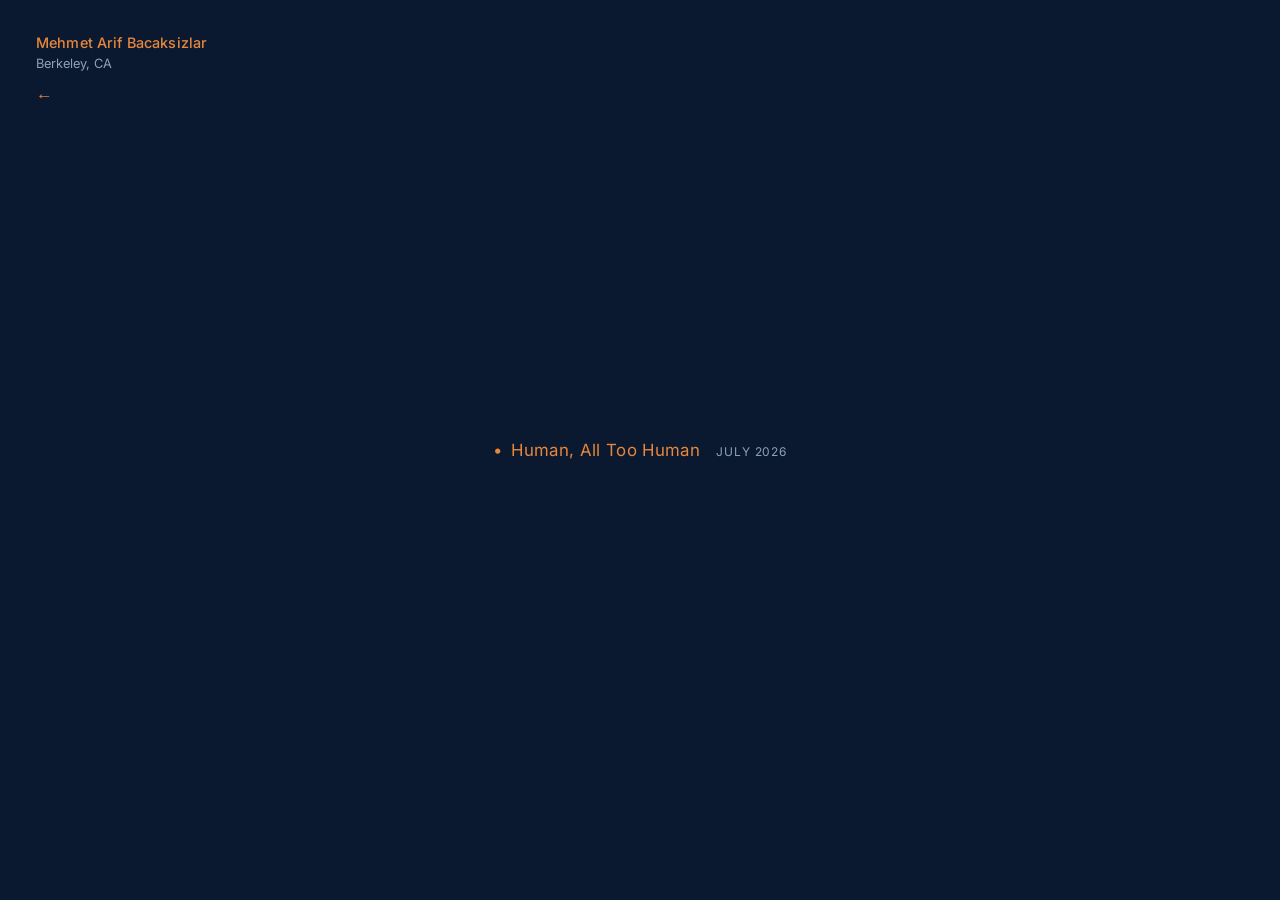
<file: thoughts.html>
<!DOCTYPE html>
<html lang="en">
<head>
  <meta charset="UTF-8">
  <meta name="viewport" content="width=device-width, initial-scale=1.0">
  <title>Thoughts — Mehmet Arif Bacaksizlar</title>
  <meta name="description" content="Essays on various topics by Mehmet Arif Bacaksizlar.">
  <meta name="robots" content="noindex, nofollow">
  <link rel="stylesheet" href="fonts/inter.css">
  <link rel="stylesheet" href="style.css">
</head>
<body>
  <main class="landing">
    <div class="landing-id">
      <a class="name" href="index.html">Mehmet Arif Bacaksizlar</a>
      <div class="place">Berkeley, CA</div>
      <a class="back" href="index.html" aria-label="Back to the main page">&larr;</a>
    </div>
    <ul class="thought-index">
      <li>
        <a href="essays/human-all-too-human.html">
          <span class="t">Human, All Too Human</span>
          <span class="d">July 2026</span>
        </a>
      </li>
    </ul>
  </main>
</body>
</html>
</file>
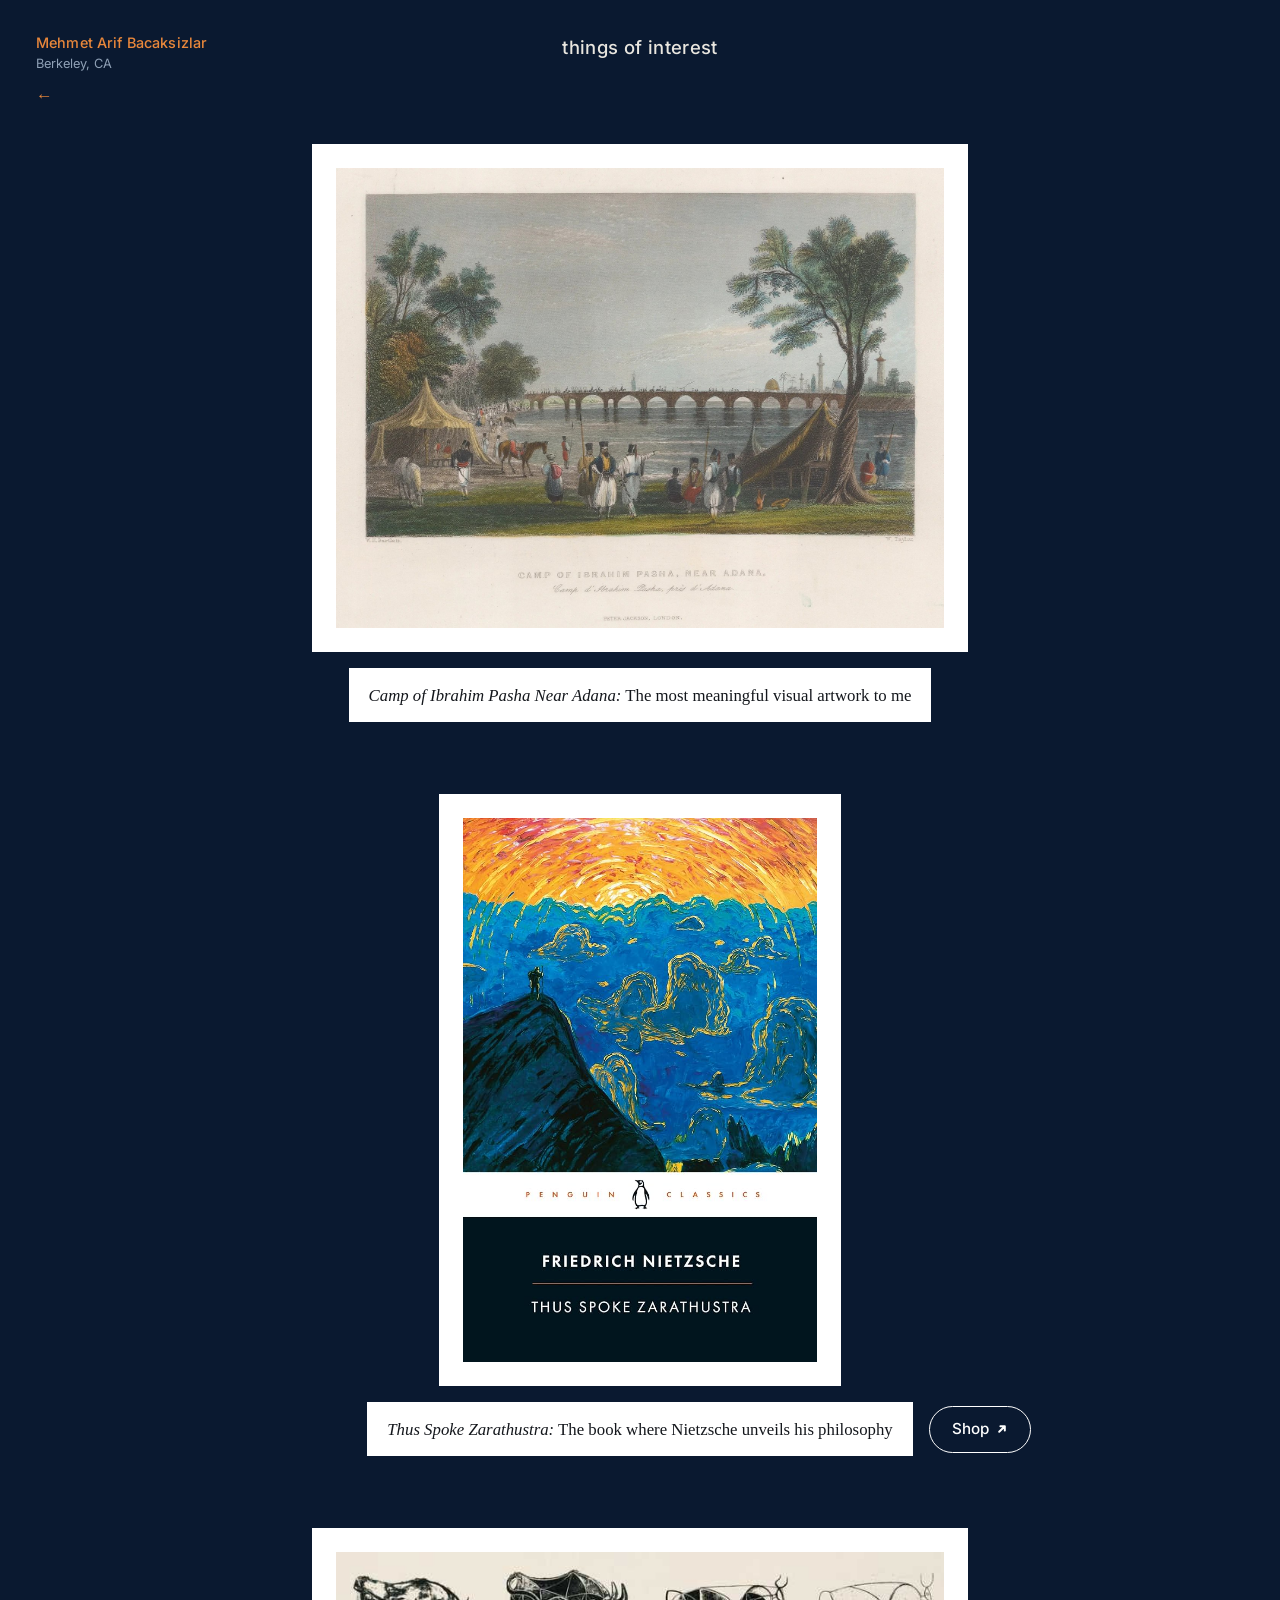
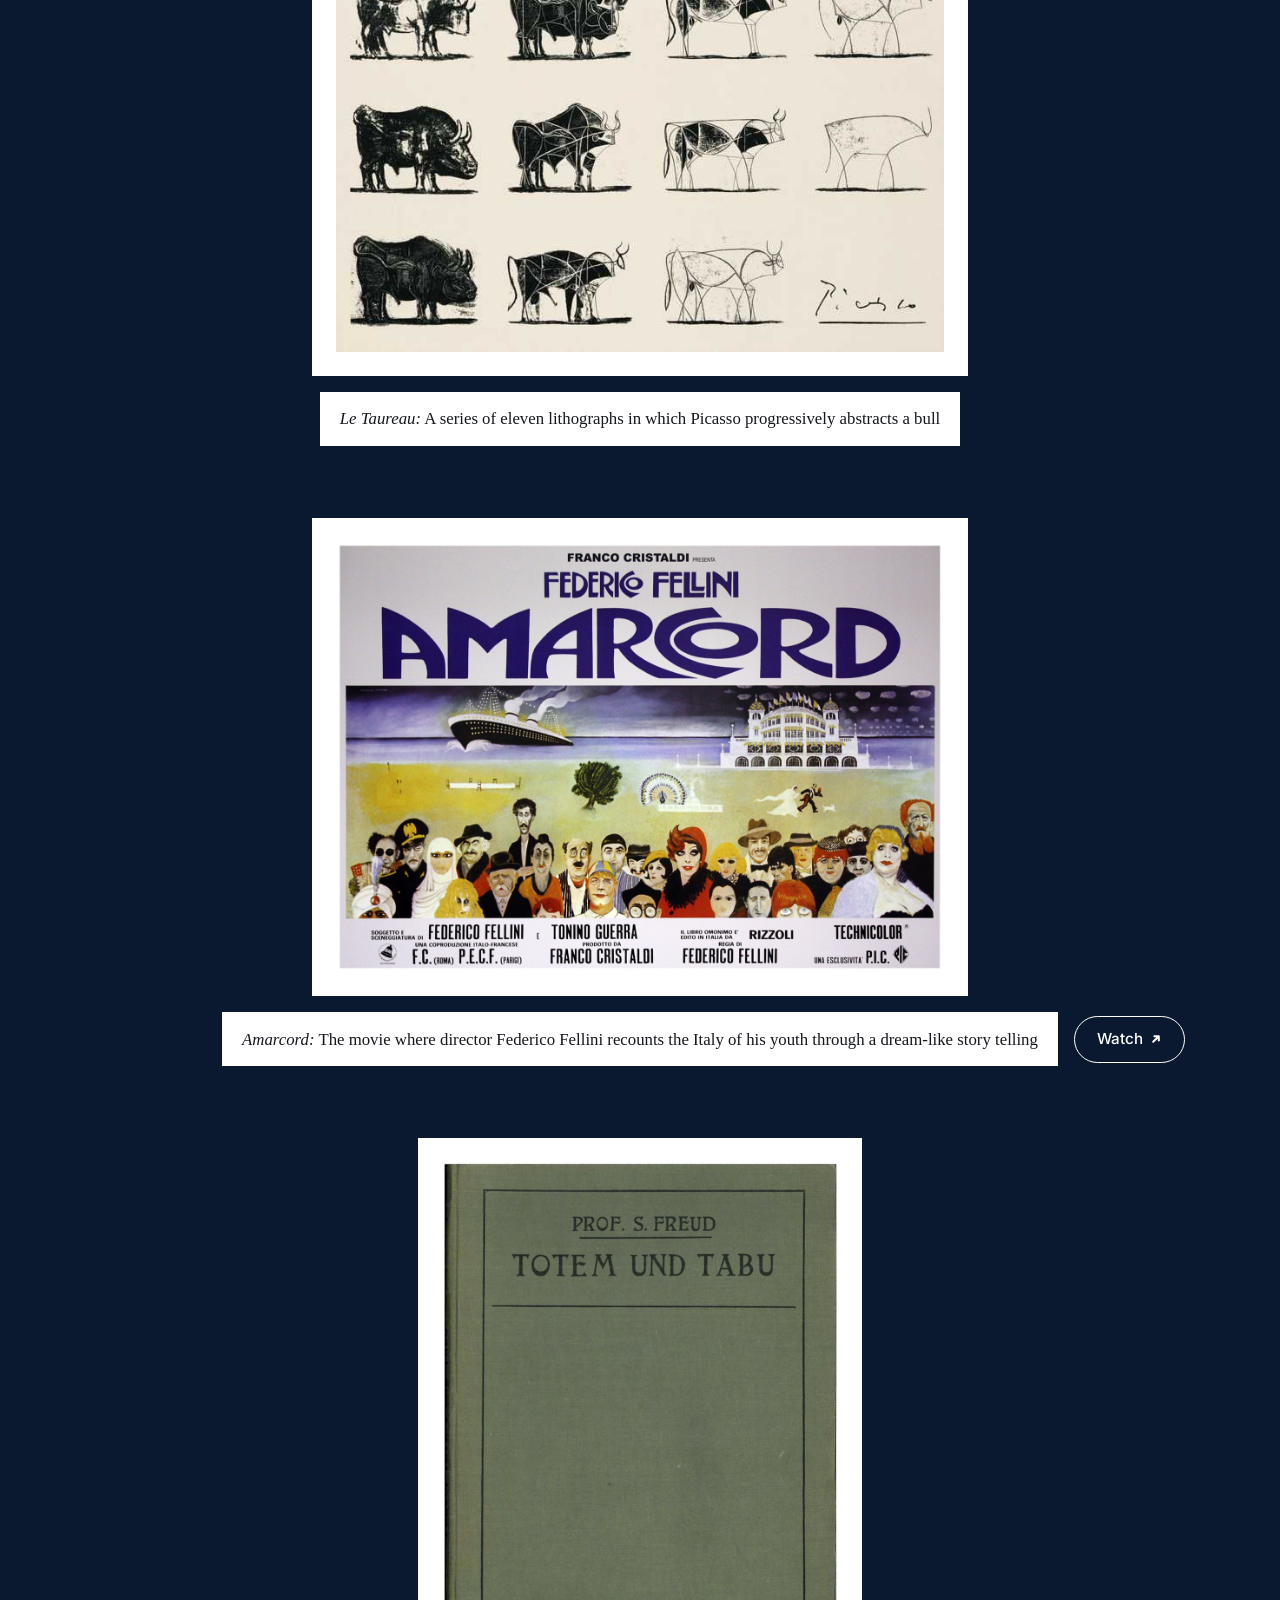
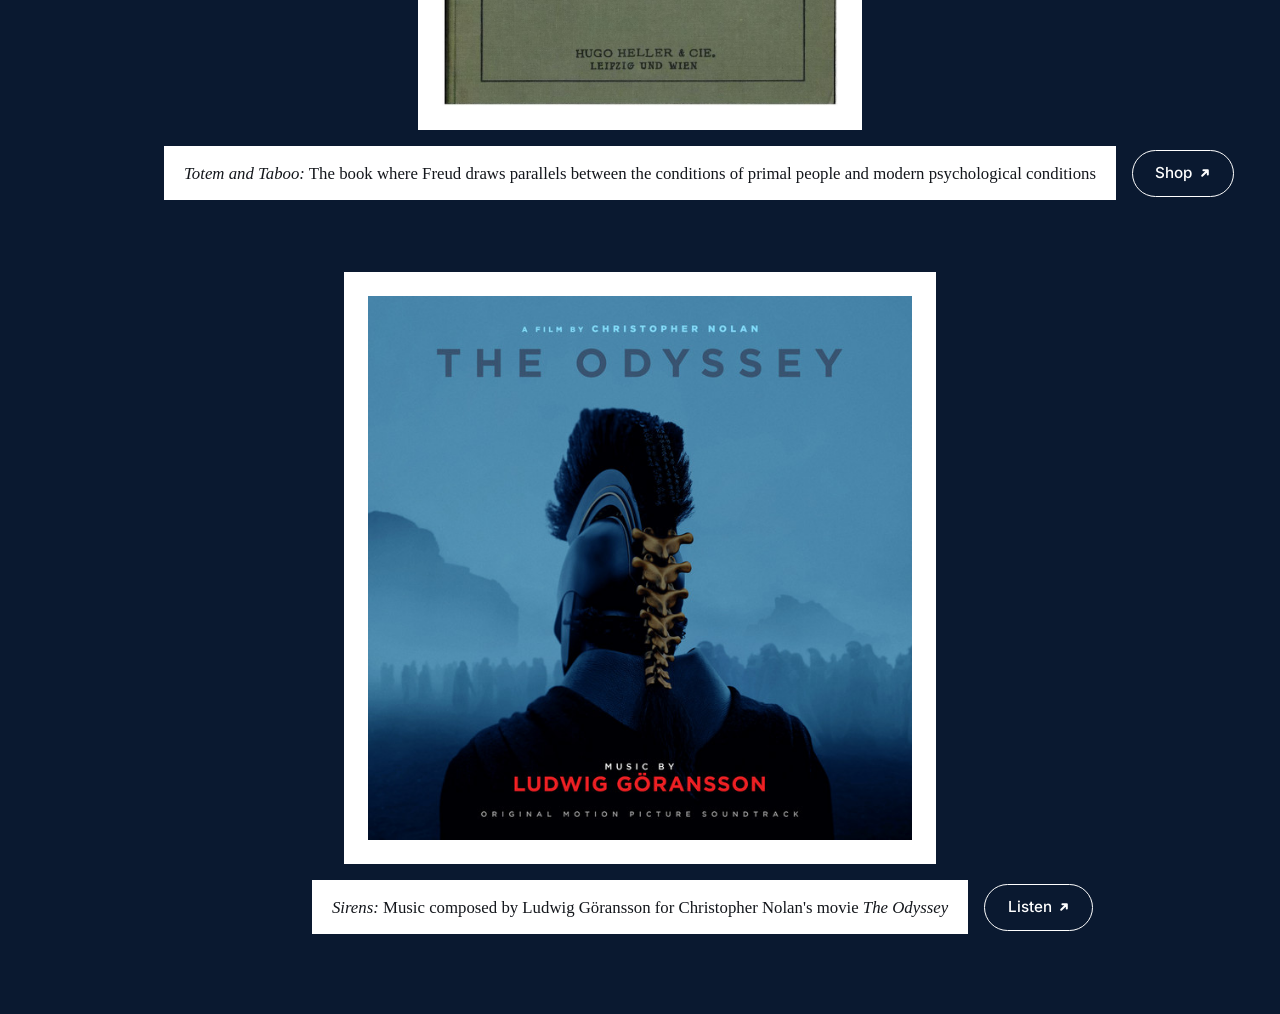
<file: toi.html>
<!DOCTYPE html>
<html lang="en">
<head>
  <meta charset="UTF-8">
  <meta name="viewport" content="width=device-width, initial-scale=1.0">
  <title>t o i — Mehmet Arif Bacaksizlar</title>
  <meta name="description" content="Things of interest — Mehmet Arif Bacaksizlar.">
  <meta name="robots" content="noindex, nofollow">
  <link rel="stylesheet" href="fonts/inter.css">
  <link rel="stylesheet" href="style.css">
</head>
<body>
  <main class="landing gallery">
    <div class="landing-id">
      <a class="name" href="index.html">Mehmet Arif Bacaksizlar</a>
      <div class="place">Berkeley, CA</div>
      <a class="back" href="index.html" aria-label="Back to the main page">&larr;</a>
    </div>
    <h1 class="index-heading page-top">things of interest</h1>
    <div class="toi-item">
      <figure class="toi-frame">
        <img src="images/adana.jpg" alt="Camp of Ibrahim Pasha, near Adana — W. H. Bartlett engraving" width="1600" height="1211">
      </figure>
      <div class="toi-caption">
        <p><em>Camp of Ibrahim Pasha Near Adana:</em> The most meaningful visual artwork to me</p>
      </div>
    </div>
    <div class="toi-item">
      <figure class="toi-frame">
        <img src="images/zarathustra.jpg" alt="Thus Spoke Zarathustra — book cover" width="652" height="1000">
      </figure>
      <div class="toi-caption-row">
        <div class="toi-caption">
          <p><em>Thus Spoke Zarathustra:</em> The book where Nietzsche unveils his philosophy</p>
        </div>
        <a class="shop" href="https://www.amazon.com/dp/0140441182?lv=shuf&amp;channelId=500&amp;plpRedirect=mhFallback" target="_blank" rel="noopener">Shop <span class="up"><svg width="12" height="12" viewBox="0 0 12 12" aria-hidden="true"><path d="M3.2 8.8 L8.8 3.2 M4.4 3.2 H8.8 V7.6" stroke="currentColor" stroke-width="2" fill="none" stroke-linecap="round" stroke-linejoin="round"/></svg></span></a>
      </div>
    </div>
    <div class="toi-item">
      <figure class="toi-frame">
        <img src="images/bull.jpg" alt="Picasso, The Bull — lithograph" width="700" height="460">
      </figure>
      <div class="toi-caption">
        <p><em>Le Taureau:</em> A series of eleven lithographs in which Picasso progressively abstracts a bull</p>
      </div>
    </div>
    <div class="toi-item">
      <figure class="toi-frame">
        <img src="images/amarcord.jpg" alt="Amarcord — Federico Fellini film poster" width="1400" height="992">
      </figure>
      <div class="toi-caption-row">
        <div class="toi-caption">
          <p><em>Amarcord:</em> The movie where director Federico Fellini recounts the Italy of his youth through a dream-like story telling</p>
        </div>
        <a class="shop" href="https://www.justwatch.com/us/movie/amarcord" target="_blank" rel="noopener">Watch <span class="up"><svg width="12" height="12" viewBox="0 0 12 12" aria-hidden="true"><path d="M3.2 8.8 L8.8 3.2 M4.4 3.2 H8.8 V7.6" stroke="currentColor" stroke-width="2" fill="none" stroke-linecap="round" stroke-linejoin="round"/></svg></span></a>
      </div>
    </div>
    <div class="toi-item">
      <figure class="toi-frame">
        <img src="images/totem.jpg" alt="Totem und Tabu — Sigmund Freud, book cover" width="1034" height="1417">
      </figure>
      <div class="toi-caption-row">
        <div class="toi-caption">
          <p><em>Totem and Taboo:</em> The book where Freud draws parallels between the conditions of primal people and modern psychological conditions</p>
        </div>
        <a class="shop" href="https://www.amazon.com/dp/1609421205?lv=shuf&amp;channelId=500&amp;plpRedirect=mhFallback" target="_blank" rel="noopener">Shop <span class="up"><svg width="12" height="12" viewBox="0 0 12 12" aria-hidden="true"><path d="M3.2 8.8 L8.8 3.2 M4.4 3.2 H8.8 V7.6" stroke="currentColor" stroke-width="2" fill="none" stroke-linecap="round" stroke-linejoin="round"/></svg></span></a>
      </div>
    </div>
    <div class="toi-item">
      <figure class="toi-frame">
        <img src="images/odyssey.jpg" alt="The Odyssey — Original Motion Picture Soundtrack, Ludwig Göransson" width="640" height="640">
      </figure>
      <div class="toi-caption-row">
        <div class="toi-caption">
          <p><em>Sirens:</em> Music composed by Ludwig Göransson for Christopher Nolan's movie <em>The Odyssey</em></p>
        </div>
        <a class="shop" href="https://open.spotify.com/track/6i7olOxVWLxv9khPk8tvBO" target="_blank" rel="noopener">Listen <span class="up"><svg width="12" height="12" viewBox="0 0 12 12" aria-hidden="true"><path d="M3.2 8.8 L8.8 3.2 M4.4 3.2 H8.8 V7.6" stroke="currentColor" stroke-width="2" fill="none" stroke-linecap="round" stroke-linejoin="round"/></svg></span></a>
      </div>
    </div>
  </main>
</body>
</html>
</file>
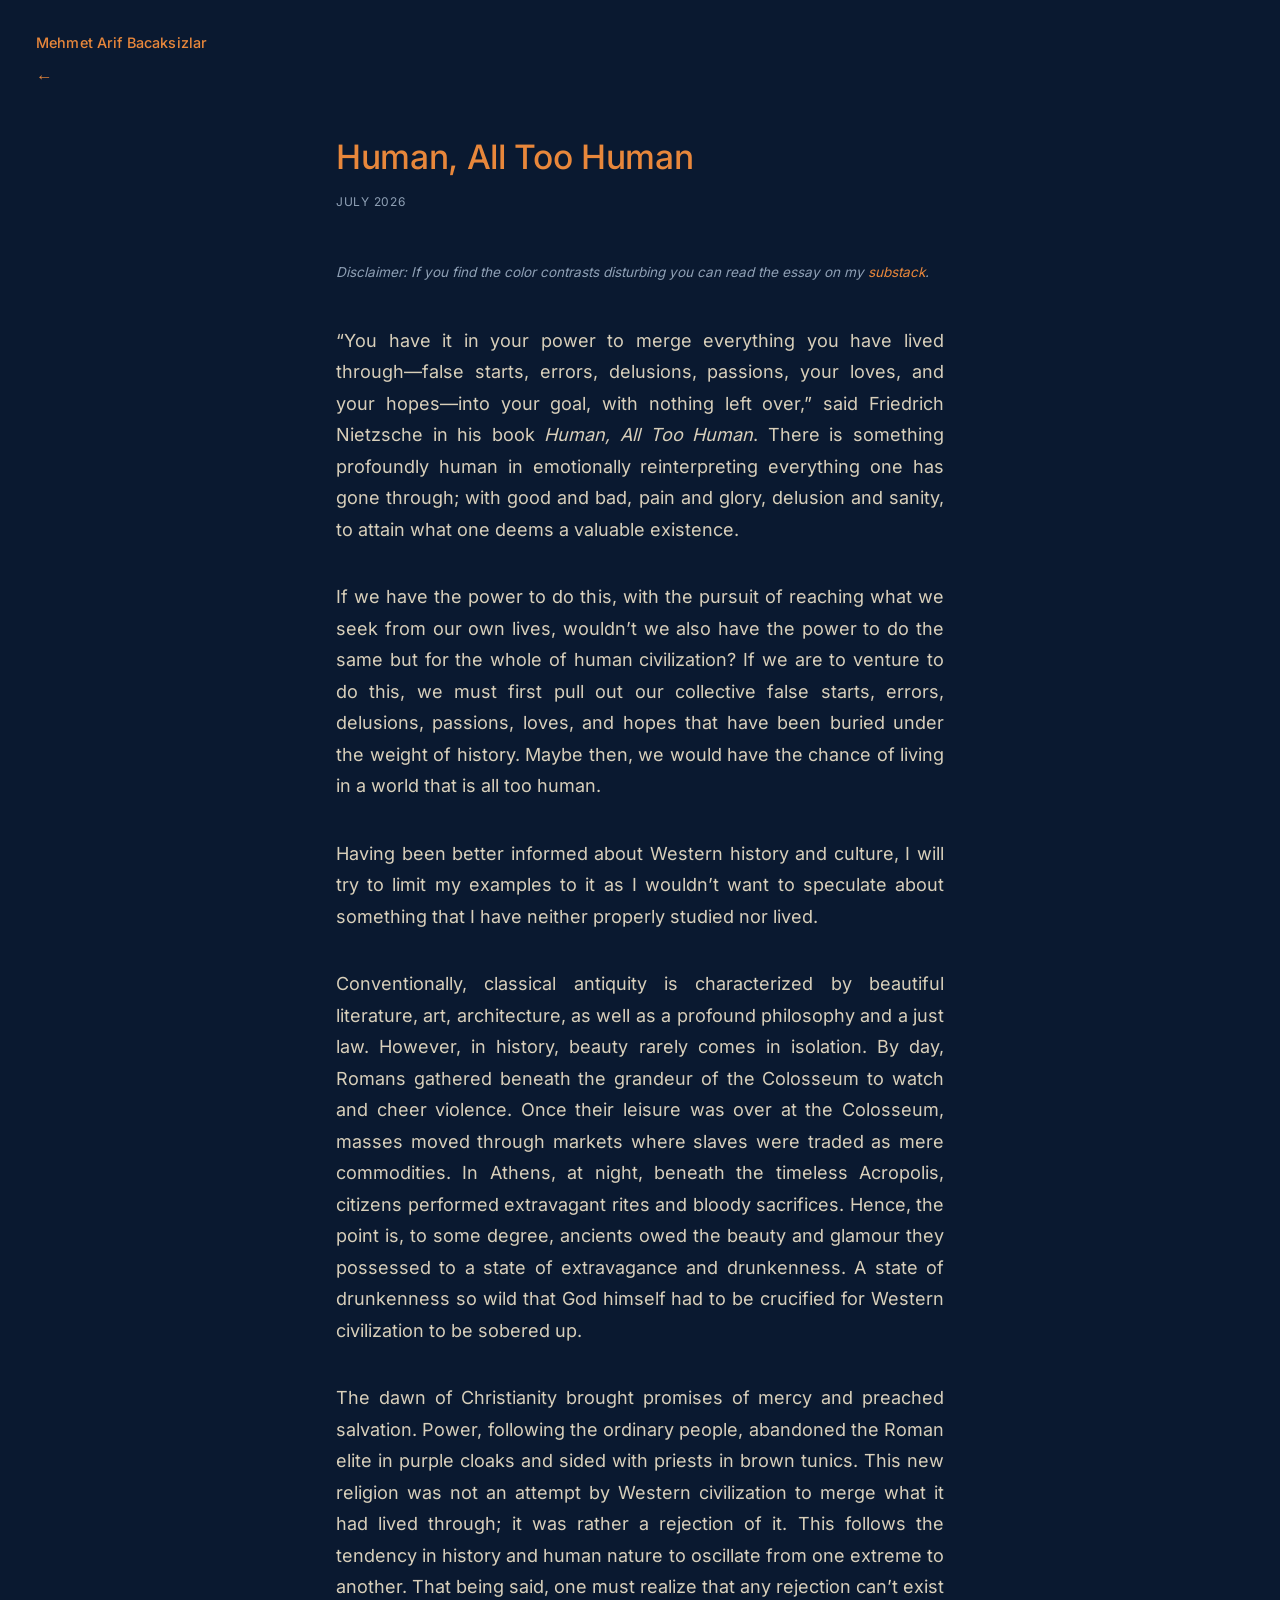
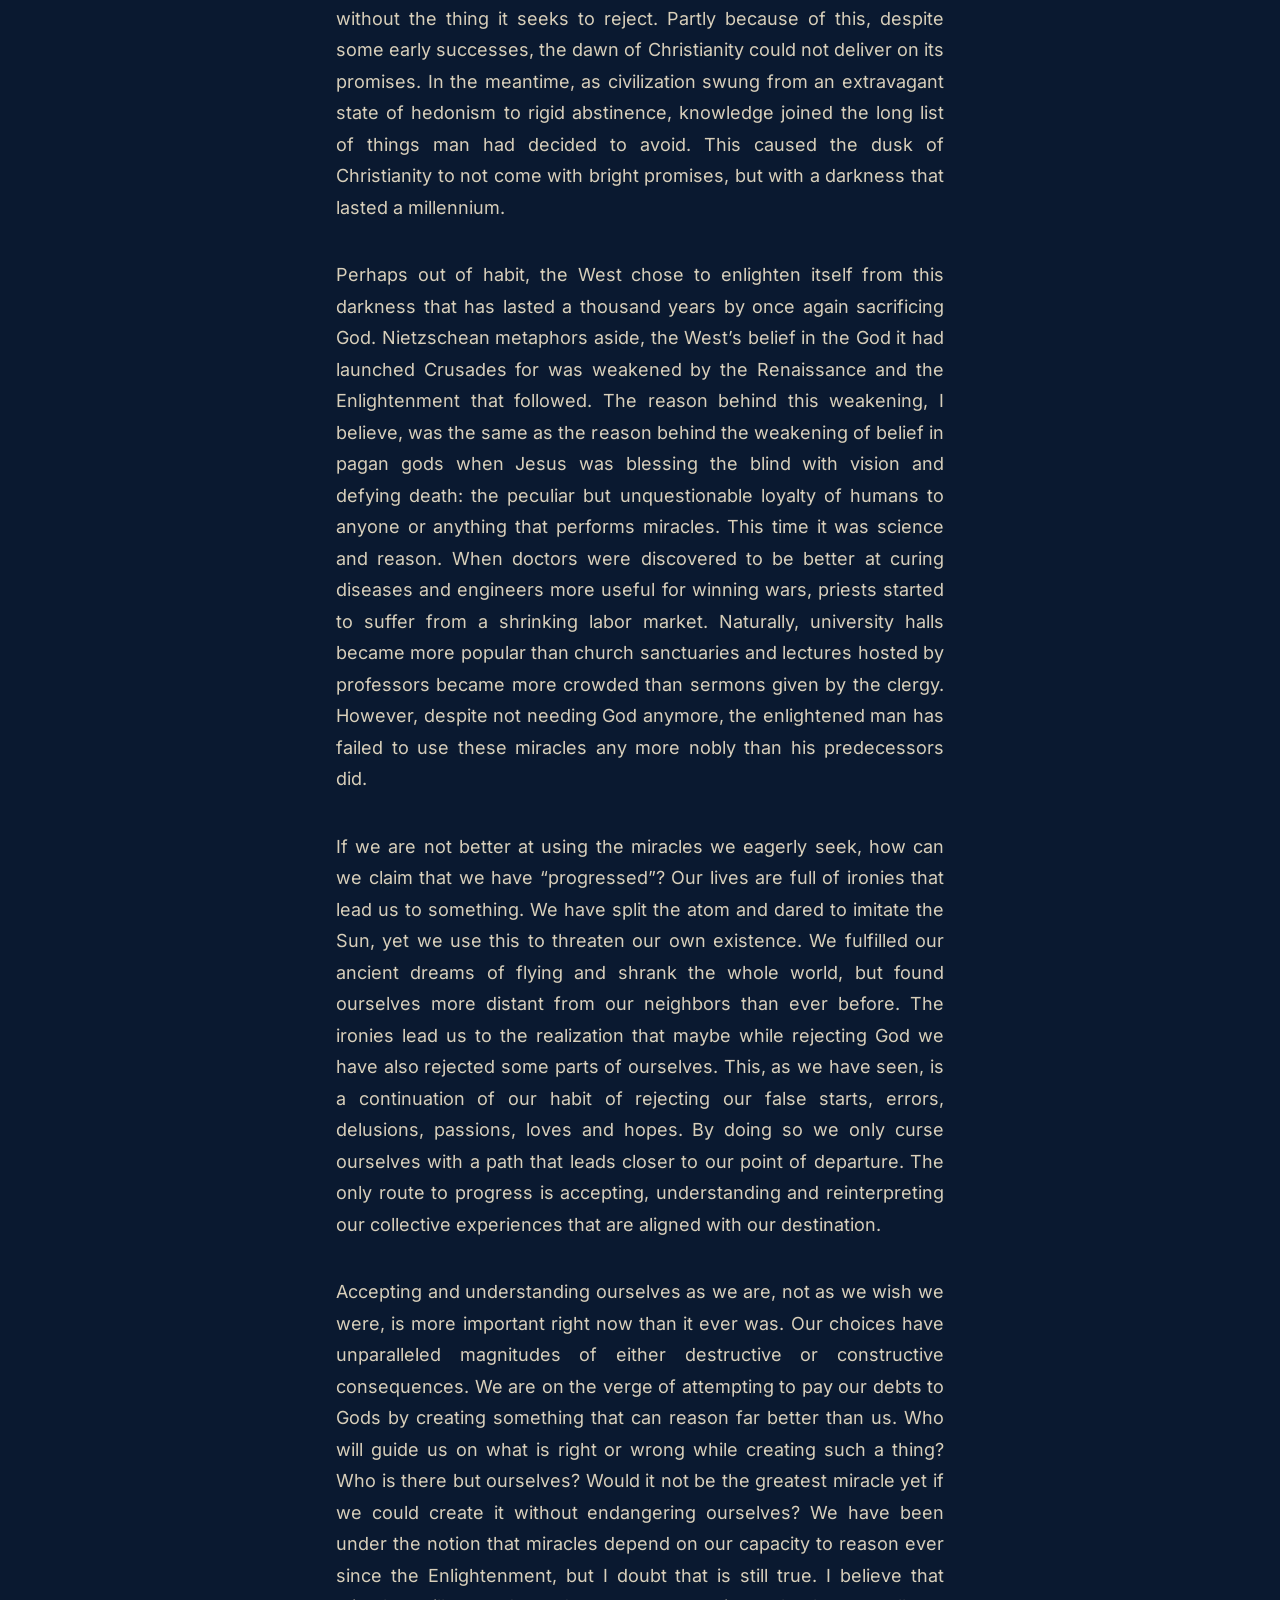
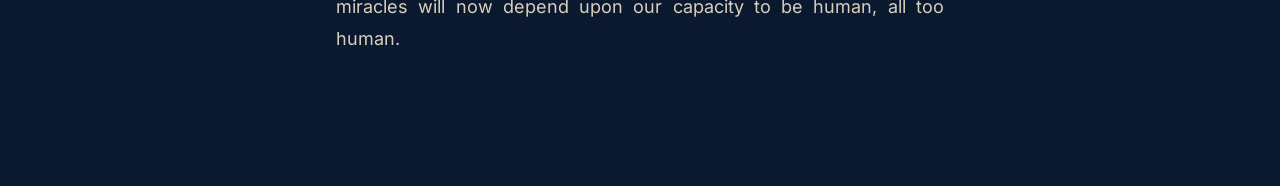
<file: essays/human-all-too-human.html>
<!DOCTYPE html>
<html lang="en">
<head>
  <meta charset="UTF-8">
  <meta name="viewport" content="width=device-width, initial-scale=1.0">
  <title>Human, All Too Human — Mehmet Arif Bacaksizlar</title>
  <meta name="description" content="On accepting, understanding, and reinterpreting the collective experience of Western civilization.">
  <meta name="robots" content="noindex, nofollow">
  <link rel="stylesheet" href="../fonts/inter.css">
  <link rel="stylesheet" href="../style.css">
</head>
<body>
  <div class="page">
    <div class="landing-id">
      <a class="name" href="../index.html">Mehmet Arif Bacaksizlar</a>
      <a class="back" href="../thoughts.html" aria-label="Back to thoughts">&larr;</a>
    </div>

    <article class="essay">
      <header>
        <h1>Human, All Too Human</h1>
        <div class="essay-date">July 2026</div>
      </header>

      <p class="disclaimer">Disclaimer: If you find the color contrasts disturbing you can read the essay on my <a href="https://substack.com/home/post/p-210349708" target="_blank" rel="noopener">substack</a>.</p>

      <p>&ldquo;You have it in your power to merge everything you have lived through&mdash;false starts, errors, delusions, passions, your loves, and your hopes&mdash;into your goal, with nothing left over,&rdquo; said Friedrich Nietzsche in his book <em>Human, All Too Human</em>. There is something profoundly human in emotionally reinterpreting everything one has gone through; with good and bad, pain and glory, delusion and sanity, to attain what one deems a valuable existence.</p>

      <p>If we have the power to do this, with the pursuit of reaching what we seek from our own lives, wouldn&rsquo;t we also have the power to do the same but for the whole of human civilization? If we are to venture to do this, we must first pull out our collective false starts, errors, delusions, passions, loves, and hopes that have been buried under the weight of history. Maybe then, we would have the chance of living in a world that is all too human.</p>

      <p>Having been better informed about Western history and culture, I will try to limit my examples to it as I wouldn&rsquo;t want to speculate about something that I have neither properly studied nor lived.</p>

      <p>Conventionally, classical antiquity is characterized by beautiful literature, art, architecture, as well as a profound philosophy and a just law. However, in history, beauty rarely comes in isolation. By day, Romans gathered beneath the grandeur of the Colosseum to watch and cheer violence. Once their leisure was over at the Colosseum, masses moved through markets where slaves were traded as mere commodities. In Athens, at night, beneath the timeless Acropolis, citizens performed extravagant rites and bloody sacrifices. Hence, the point is, to some degree, ancients owed the beauty and glamour they possessed to a state of extravagance and drunkenness. A state of drunkenness so wild that God himself had to be crucified for Western civilization to be sobered up.</p>

      <p>The dawn of Christianity brought promises of mercy and preached salvation. Power, following the ordinary people, abandoned the Roman elite in purple cloaks and sided with priests in brown tunics. This new religion was not an attempt by Western civilization to merge what it had lived through; it was rather a rejection of it. This follows the tendency in history and human nature to oscillate from one extreme to another. That being said, one must realize that any rejection can&rsquo;t exist without the thing it seeks to reject. Partly because of this, despite some early successes, the dawn of Christianity could not deliver on its promises. In the meantime, as civilization swung from an extravagant state of hedonism to rigid abstinence, knowledge joined the long list of things man had decided to avoid. This caused the dusk of Christianity to not come with bright promises, but with a darkness that lasted a millennium.</p>

      <p>Perhaps out of habit, the West chose to enlighten itself from this darkness that has lasted a thousand years by once again sacrificing God. Nietzschean metaphors aside, the West&rsquo;s belief in the God it had launched Crusades for was weakened by the Renaissance and the Enlightenment that followed. The reason behind this weakening, I believe, was the same as the reason behind the weakening of belief in pagan gods when Jesus was blessing the blind with vision and defying death: the peculiar but unquestionable loyalty of humans to anyone or anything that performs miracles. This time it was science and reason. When doctors were discovered to be better at curing diseases and engineers more useful for winning wars, priests started to suffer from a shrinking labor market. Naturally, university halls became more popular than church sanctuaries and lectures hosted by professors became more crowded than sermons given by the clergy. However, despite not needing God anymore, the enlightened man has failed to use these miracles any more nobly than his predecessors did.</p>

      <p>If we are not better at using the miracles we eagerly seek, how can we claim that we have &ldquo;progressed&rdquo;? Our lives are full of ironies that lead us to something. We have split the atom and dared to imitate the Sun, yet we use this to threaten our own existence. We fulfilled our ancient dreams of flying and shrank the whole world, but found ourselves more distant from our neighbors than ever before. The ironies lead us to the realization that maybe while rejecting God we have also rejected some parts of ourselves. This, as we have seen, is a continuation of our habit of rejecting our false starts, errors, delusions, passions, loves and hopes. By doing so we only curse ourselves with a path that leads closer to our point of departure. The only route to progress is accepting, understanding and reinterpreting our collective experiences that are aligned with our destination.</p>

      <p>Accepting and understanding ourselves as we are, not as we wish we were, is more important right now than it ever was. Our choices have unparalleled magnitudes of either destructive or constructive consequences. We are on the verge of attempting to pay our debts to Gods by creating something that can reason far better than us. Who will guide us on what is right or wrong while creating such a thing? Who is there but ourselves? Would it not be the greatest miracle yet if we could create it without endangering ourselves? We have been under the notion that miracles depend on our capacity to reason ever since the Enlightenment, but I doubt that is still true. I believe that miracles will now depend upon our capacity to be human, all too human.</p>

    </article>
  </div>
</body>
</html>
</file>
<file: fonts/inter.css>
/* Inter — self-hosted (from @fontsource/inter, SIL Open Font License).
   Replaces the Google Fonts CDN link so pages render without a third-party
   round trip and work fully offline. */
@font-face {
  font-family: 'Inter';
  font-style: normal;
  font-weight: 400;
  font-display: swap;
  src: url('./inter-latin-400-normal.woff2') format('woff2');
}
@font-face {
  font-family: 'Inter';
  font-style: normal;
  font-weight: 500;
  font-display: swap;
  src: url('./inter-latin-500-normal.woff2') format('woff2');
}
</file>
<file: style.css>
/* ==========================================================
   Mehmet Arif Bacaksizlar — personal site
   Minimal, dark navy, literary serif.
   ========================================================== */

:root {
  --navy: #0a1930;          /* page background — dark navy */
  --navy-lifted: #12233f;   /* subtle lifted surface (hovers, rules) */
  --ink: #e9e6df;           /* primary text — warm ivory */
  --ink-essay: #d8cfba;     /* essay body — softer parchment, 11.4:1 on navy */
  --ink-muted: #8fa0b5;     /* secondary text — soft slate */
  --line: #22344f;          /* hairline rules and borders */
  --measure: 41rem;         /* comfortable reading width */
  --sans: "Inter", -apple-system, "Helvetica Neue", Arial, sans-serif;
  --accent: #e8873b;        /* warm orange — complement of the navy */
}

* {
  margin: 0;
  padding: 0;
  box-sizing: border-box;
}

html {
  font-size: 100%;
}

body {
  background: var(--navy);
  color: var(--ink);
  font-family: var(--sans);
  font-weight: 400;
  line-height: 1.7;
  -webkit-font-smoothing: antialiased;
  text-rendering: optimizeLegibility;
}

::selection {
  background: var(--ink);
  color: var(--navy);
}

a {
  color: var(--ink);
  text-decoration: none;
}

/* Present to screen readers, invisible on screen. position:absolute keeps it
   out of the flex flow, so adding one changes no layout anywhere. */
.visually-hidden {
  position: absolute;
  width: 1px;
  height: 1px;
  margin: -1px;
  padding: 0;
  overflow: hidden;
  clip: rect(0 0 0 0);
  clip-path: inset(50%);
  white-space: nowrap;
  border: 0;
}

/* Honour the OS "reduce motion" setting — the hover nudges on the back arrow
   and the Shop button can be unpleasant for motion-sensitive visitors. */
@media (prefers-reduced-motion: reduce) {
  *,
  *::before,
  *::after {
    animation-duration: 0.01ms !important;
    animation-iteration-count: 1 !important;
    transition-duration: 0.01ms !important;
    scroll-behavior: auto !important;
  }
}

/* ----------------------------------------------------------
   Landing page
   ---------------------------------------------------------- */

.landing {
  min-height: 100svh;
  position: relative;
  display: flex;
  align-items: center;
  justify-content: center;
  padding: 2rem;
  font-family: var(--sans);
}

.landing-id {
  position: absolute;
  top: 2rem;
  left: 2.25rem;
  text-align: left;
  line-height: 1.5;
}

.landing-id .name {
  display: block;
  font-size: 0.9rem;
  font-weight: 500;
  letter-spacing: 0.01em;
  color: var(--accent);
}

/* 21.6px tall was under the 24px minimum tap target (WCAG 2.2, 2.5.8).
   The negative margin cancels the padding, so nothing moves on screen. */
a.name {
  padding: 0.1rem 0;
  margin: -0.1rem 0;
}

a.name:hover,
a.name:focus-visible {
  text-decoration: underline;
  text-underline-offset: 4px;
  text-decoration-thickness: 1px;
}

.landing-id .back {
  display: inline-block;
  margin: 0.4rem 0 0 -0.5rem;
  padding: 0.5rem;
  font-size: 1.05rem;
  line-height: 1;
  color: var(--accent);
  transition: transform 0.2s ease;
}

.landing-id .back:hover,
.landing-id .back:focus-visible {
  transform: translateX(-4px);
}

.landing-id .place {
  font-size: 0.8rem;
  color: var(--ink-muted);
}

.landing .menu {
  display: flex;
  flex-direction: column;
  align-items: center;
  gap: 1.5rem;
  text-align: center;
}

.landing .enter {
  font-size: 1.5rem;
  font-weight: 400;
  letter-spacing: 0.02em;
  color: var(--accent);
  transition: opacity 0.2s ease;
}

.landing .enter:hover,
.landing .enter:focus-visible {
  text-decoration: underline;
  text-underline-offset: 5px;
  text-decoration-thickness: 1px;
}

.index-heading {
  font-size: 1.15rem;
  font-weight: 500;
  letter-spacing: 0.02em;
  color: var(--ink);
  text-align: center;
  margin-bottom: 2.5rem;
}

.index-heading.page-top {
  position: absolute;
  top: 2rem;
  left: 50%;
  transform: translateX(-50%);
  margin-bottom: 0;
  white-space: nowrap;
}

/* on narrow windows the centered heading would collide with the
   name block in the corner — drop it below the name instead */
@media (max-width: 860px) {
  .index-heading.page-top {
    top: 6.25rem;
  }
}

/* gallery flow: items stack from below the heading and the page scrolls */
.landing.gallery {
  flex-direction: column;
  align-items: center;
  justify-content: flex-start;
  gap: 4.5rem;
  padding: 9rem 2rem 5rem;
}

.toi-item {
  width: fit-content;
  margin: 0 auto;
}

.toi-frame {
  background: #ffffff;
  padding: 1.5rem;
  display: block;
  width: fit-content;
  margin: 0 auto;
}

.toi-caption {
  background: #ffffff;
  margin: 1rem auto 0;
  padding: 0.9rem 1.25rem;
  width: fit-content;
  max-width: 100%;
  text-align: center;
  font-family: "Times New Roman", Times, serif;
  font-size: 1.05rem;
  color: #14171c;
  line-height: 1.5;
}

.toi-caption em {
  font-style: italic;
}

/* grid keeps the caption box perfectly centered under the image,
   with the shop button hanging off to its right */
.toi-caption-row {
  display: grid;
  grid-template-columns: 1fr auto 1fr;
  align-items: center;
  gap: 1rem;
  margin-top: 1rem;
}

.toi-caption-row .toi-caption {
  margin: 0;
  grid-column: 2;
}

.toi-caption-row .shop {
  grid-column: 3;
  justify-self: start;
}

@media (max-width: 700px) {
  .toi-caption-row {
    grid-template-columns: 1fr;
  }

  .toi-caption-row .toi-caption {
    grid-column: 1;
  }

  .toi-caption-row .shop {
    grid-column: 1;
    justify-self: center;
  }
}

.shop {
  display: inline-flex;
  align-items: center;
  gap: 0.4rem;
  background: transparent;
  border: 1.5px solid #ffffff;
  color: #ffffff;
  font-family: var(--sans);
  font-weight: 500;
  font-size: 0.95rem;
  padding: 0.6rem 1.4rem;
  border-radius: 999px;
  transition: background 0.2s ease;
}

.shop:hover,
.shop:focus-visible {
  background: rgba(255, 255, 255, 0.12);
}

.shop .up {
  display: inline-flex;
  transition: transform 0.2s ease;
}

.shop:hover .up {
  transform: translate(2px, -2px);
}

.toi-frame img {
  display: block;
  /* the third term is the page's 2rem gutters plus the frame's own 1.5rem
     padding, doubled — it keeps the white frame inside the content box on
     narrow screens so it can actually centre. Desktop and tablet still land
     on the first two terms, so nothing changes there. */
  max-width: min(38rem, 78vw, calc(100vw - 7rem));
  max-height: 34rem;
  width: auto;
  height: auto;
}

.landing-contact {
  position: absolute;
  /* 2rem minus the 0.15rem padding added to the links below, so the block
     sits at exactly the same height on screen as it did before */
  bottom: 1.85rem;
  left: 2.25rem;
  display: flex;
  flex-direction: column;
  /* 0.05rem gap + 0.15rem padding on each link below = the same 0.35rem of
     visible space between "mail" and "linkedin" as before */
  gap: 0.05rem;
  line-height: 1.5;
}

.landing-contact a {
  font-size: 0.85rem;
  color: var(--accent);
  transition: opacity 0.2s ease;
  /* grows the tap target from 20px to 25px without moving the text */
  padding: 0.15rem 0;
}

.landing-contact a:hover,
.landing-contact a:focus-visible {
  text-decoration: underline;
  text-underline-offset: 4px;
  text-decoration-thickness: 1px;
}

/* ----------------------------------------------------------
   Inner pages (thoughts index + essays)
   ---------------------------------------------------------- */

.page {
  max-width: var(--measure);
  margin: 0 auto;
  padding: 8.5rem 1.5rem 6rem;
}

/* --- Thoughts index (centered, titles + dates only) --- */

.thought-index {
  list-style: none;
  text-align: center;
  display: flex;
  flex-direction: column;
  gap: 2.25rem;
  font-family: var(--sans);
}

.thought-index .t {
  display: inline-block;
  font-size: 1.05rem;
  font-weight: 400;
  letter-spacing: 0.02em;
  color: var(--accent);
}

.thought-index .t::before {
  content: "\2022";
  content: "\2022" / ""; /* same dot, but not announced as "bullet" aloud.
                            older browsers drop this line and keep the one above */
  margin-right: 0.55em;
  display: inline-block; /* keeps the dot out of the hover underline */
}

.thought-index a:hover .t,
.thought-index a:focus-visible .t {
  text-decoration: underline;
  text-underline-offset: 5px;
  text-decoration-thickness: 1px;
}

.thought-index .d {
  display: inline-block;
  margin-left: 0.9em;
  font-size: 0.75rem;
  letter-spacing: 0.08em;
  text-transform: uppercase;
  color: var(--ink-muted);
}

/* --- Essay article --- */

.essay header {
  margin-bottom: 3rem;
}

.essay h1 {
  font-size: clamp(1.6rem, 4vw, 2.1rem);
  font-weight: 500;
  letter-spacing: -0.01em;
  line-height: 1.25;
  color: var(--accent);
  margin-bottom: 0.9rem;
}

.essay .essay-date {
  font-size: 0.75rem;
  color: var(--ink-muted);
  letter-spacing: 0.06em;
  text-transform: uppercase;
}

.essay .disclaimer {
  margin: 1.5rem 0 2.5rem;
  font-size: 0.85rem;
  font-style: italic;
  color: var(--ink-muted);
}

.essay .disclaimer a {
  color: var(--accent);
  text-decoration: none;
}

.essay .disclaimer a:hover,
.essay .disclaimer a:focus-visible {
  text-decoration: underline;
}

/* Sizing is tuned against characters per line, not against taste: 16px in a
   41rem column ran 78 characters, past the comfortable ceiling. 18px brings it
   to 69 without touching the column width. The bottom margin is deliberately
   larger than one line (1.14x) — at 1.5rem the gap between paragraphs was
   tighter than the leading inside them, so paragraphs ran together. */
.essay p {
  color: var(--ink-essay);
  font-size: 1.125rem;
  line-height: 1.75;
  text-align: justify;
  hyphens: auto;
  -webkit-hyphens: auto;
  margin-bottom: 2.25rem;
}

.essay em {
  font-style: italic;
}

/* ----------------------------------------------------------
   Small screens
   ---------------------------------------------------------- */

/* Justified text needs roughly 45+ characters per line to look even. A phone
   column runs about 38, which forces ugly gaps between words — so below this
   width the essays fall back to left-aligned. Hyphenation goes with it: once
   the text isn't justified it only costs 3 lines in 136, and it stops words
   breaking as "emotional-ly". Desktop and tablet are untouched. */
@media (max-width: 600px) {
  .essay p {
    text-align: left;
    hyphens: none;
    -webkit-hyphens: none;
  }
}

@media (max-width: 480px) {
  .page {
    padding-top: 7.5rem;
  }
}

/* Phones: no back arrows — the browser's own back gesture covers it. */
@media (max-width: 700px) {
  .landing-id .back {
    display: none;
  }
}
</file>
